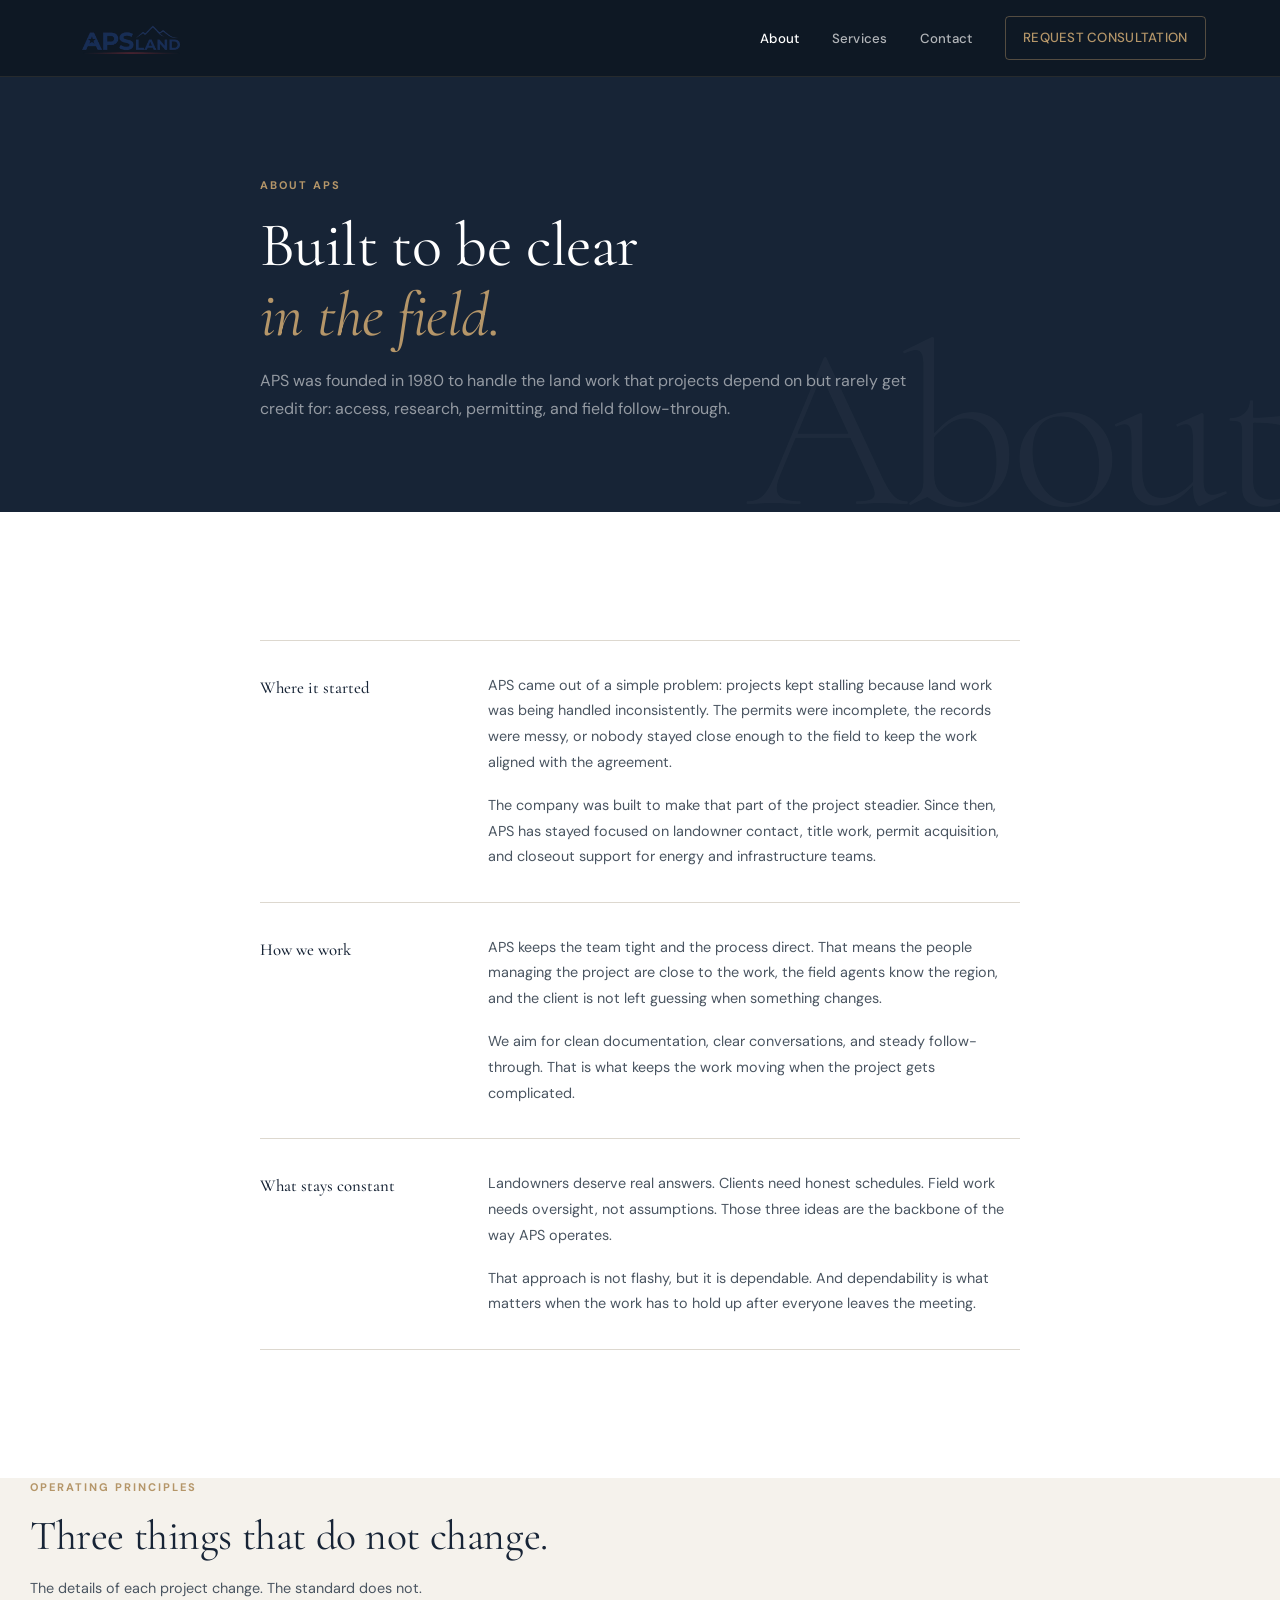
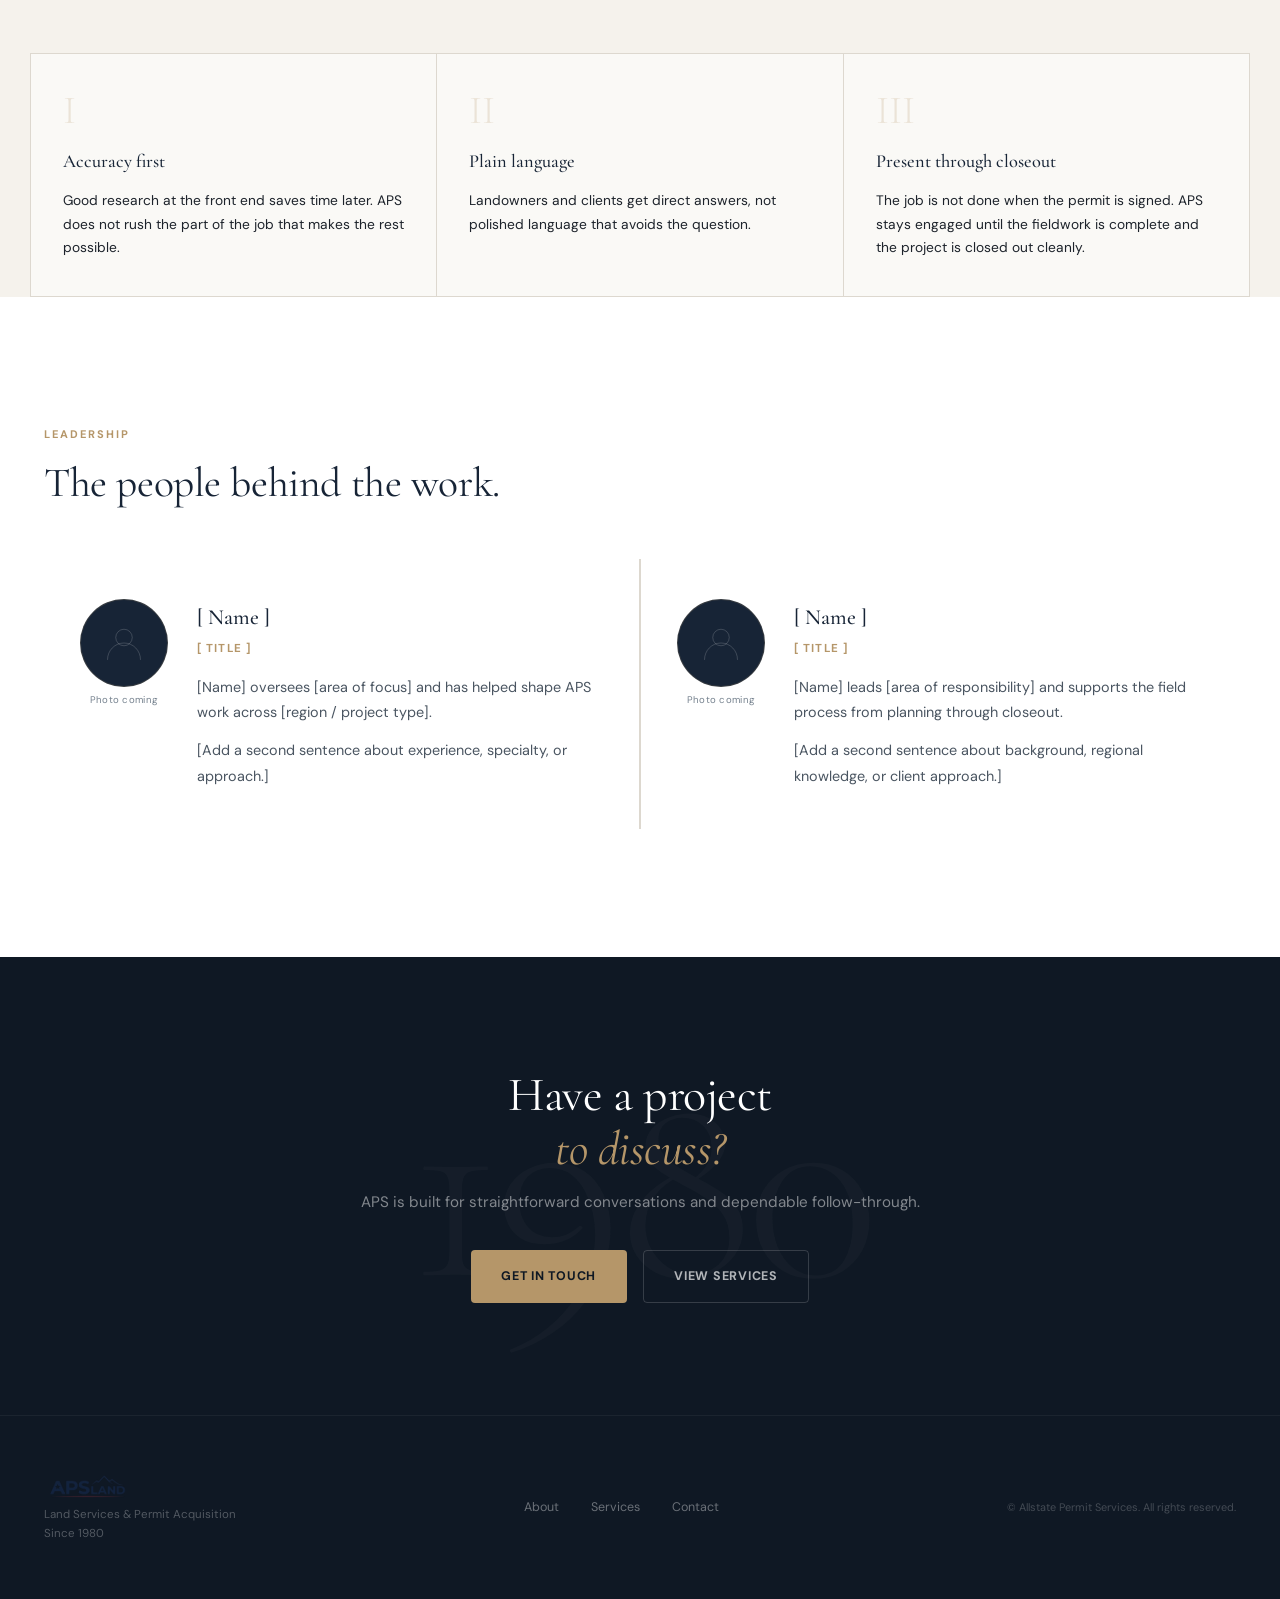
<file: about.html>
<!DOCTYPE html>
<html lang="en">
<head>
<meta charset="UTF-8" />
<meta name="viewport" content="width=device-width, initial-scale=1.0" />
<title>About APS — Allstate Permit Services</title>
<link rel="stylesheet" href="style.css" />
<link rel="preconnect" href="https://fonts.googleapis.com" />
<link rel="preconnect" href="https://fonts.gstatic.com" crossorigin />
<link href="https://fonts.googleapis.com/css2?family=Cormorant+Garamond:ital,wght@0,300;0,400;0,500;0,600;1,300;1,400;1,500&family=DM+Sans:wght@300;400;500;600;700&display=swap" rel="stylesheet" />
</head>
<body>
<header class="nav-wrap nav-scrolled" id="site-nav">
  <nav class="nav-inner">
    <a href="index.html" class="nav-logo" aria-label="APS Home">
      <img src="logo.png" alt="Allstate Permit Services" class="logo-img" />
    </a>
    <ul class="nav-links" id="nav-links">
      <li><a href="about.html" class="nav-active">About</a></li>
      <li><a href="services.html">Services</a></li>
      <li><a href="contact.html">Contact</a></li>
      <li class="nav-cta-item"><a href="contact.html" class="btn-nav-cta">Request Consultation</a></li>
    </ul>
    <button class="nav-toggle" id="nav-toggle" aria-label="Open menu" aria-expanded="false"><span></span><span></span><span></span></button>
  </nav>
</header>

<section class="page-header" data-watermark="About">
  <div class="page-header-inner">
    <span class="eyebrow">About APS</span>
    <h1 class="page-title">
      Built to be clear<br />
      <em>in the field.</em>
    </h1>
    <p class="page-intro">
      APS was founded in 1980 to handle the land work that projects depend on but rarely get credit for: access, research, permitting, and field follow-through.
    </p>
  </div>
</section>

<section class="about-story" aria-label="Company story">
  <div class="story-blocks">
    <div class="story-block">
      <h2 class="story-heading">Where it started</h2>
      <div class="story-text">
        <p>APS came out of a simple problem: projects kept stalling because land work was being handled inconsistently. The permits were incomplete, the records were messy, or nobody stayed close enough to the field to keep the work aligned with the agreement.</p>
        <p>The company was built to make that part of the project steadier. Since then, APS has stayed focused on landowner contact, title work, permit acquisition, and closeout support for energy and infrastructure teams.</p>
      </div>
    </div>

    <div class="story-block">
      <h2 class="story-heading">How we work</h2>
      <div class="story-text">
        <p>APS keeps the team tight and the process direct. That means the people managing the project are close to the work, the field agents know the region, and the client is not left guessing when something changes.</p>
        <p>We aim for clean documentation, clear conversations, and steady follow-through. That is what keeps the work moving when the project gets complicated.</p>
      </div>
    </div>

    <div class="story-block">
      <h2 class="story-heading">What stays constant</h2>
      <div class="story-text">
        <p>Landowners deserve real answers. Clients need honest schedules. Field work needs oversight, not assumptions. Those three ideas are the backbone of the way APS operates.</p>
        <p>That approach is not flashy, but it is dependable. And dependability is what matters when the work has to hold up after everyone leaves the meeting.</p>
      </div>
    </div>
  </div>
</section>

<section class="principles-section" aria-labelledby="principles-heading">
  <div class="principles-inner">
    <div class="principles-header">
      <span class="eyebrow">Operating principles</span>
      <h2 class="principles-title" id="principles-heading">Three things that do not change.</h2>
      <p class="principles-sub">The details of each project change. The standard does not.</p>
    </div>

    <div class="principles-grid">
      <div class="principle-item">
        <span class="principle-num">I</span>
        <h3 class="principle-title">Accuracy first</h3>
        <p class="principle-desc">Good research at the front end saves time later. APS does not rush the part of the job that makes the rest possible.</p>
      </div>
      <div class="principle-item">
        <span class="principle-num">II</span>
        <h3 class="principle-title">Plain language</h3>
        <p class="principle-desc">Landowners and clients get direct answers, not polished language that avoids the question.</p>
      </div>
      <div class="principle-item">
        <span class="principle-num">III</span>
        <h3 class="principle-title">Present through closeout</h3>
        <p class="principle-desc">The job is not done when the permit is signed. APS stays engaged until the fieldwork is complete and the project is closed out cleanly.</p>
      </div>
    </div>
  </div>
</section>

<section class="leadership-section" aria-labelledby="leadership-heading">
  <div class="leadership-inner">
    <div class="leadership-header">
      <span class="eyebrow">Leadership</span>
      <h2 class="leadership-title" id="leadership-heading">The people behind the work.</h2>
    </div>

    <div class="leadership-grid">
      <div class="leader-card">
        <div class="leader-photo-slot" aria-label="Photo placeholder">
          <svg viewBox="0 0 64 64" fill="none" xmlns="http://www.w3.org/2000/svg" aria-hidden="true">
            <circle cx="32" cy="24" r="12" stroke="currentColor" stroke-width="1.25" />
            <path d="M8 56c0-13.255 10.745-24 24-24s24 10.745 24 24" stroke="currentColor" stroke-width="1.25" stroke-linecap="round" />
          </svg>
          <span class="photo-note">Photo coming</span>
        </div>
        <div class="leader-info">
          <h3 class="leader-name">[ Name ]</h3>
          <p class="leader-role">[ Title ]</p>
          <div class="leader-bio">
            <p>[Name] oversees [area of focus] and has helped shape APS work across [region / project type].</p>
            <p>[Add a second sentence about experience, specialty, or approach.]</p>
          </div>
        </div>
      </div>

      <div class="leader-card">
        <div class="leader-photo-slot" aria-label="Photo placeholder">
          <svg viewBox="0 0 64 64" fill="none" xmlns="http://www.w3.org/2000/svg" aria-hidden="true">
            <circle cx="32" cy="24" r="12" stroke="currentColor" stroke-width="1.25" />
            <path d="M8 56c0-13.255 10.745-24 24-24s24 10.745 24 24" stroke="currentColor" stroke-width="1.25" stroke-linecap="round" />
          </svg>
          <span class="photo-note">Photo coming</span>
        </div>
        <div class="leader-info">
          <h3 class="leader-name">[ Name ]</h3>
          <p class="leader-role">[ Title ]</p>
          <div class="leader-bio">
            <p>[Name] leads [area of responsibility] and supports the field process from planning through closeout.</p>
            <p>[Add a second sentence about background, regional knowledge, or client approach.]</p>
          </div>
        </div>
      </div>
    </div>
  </div>
</section>

<section class="cta-band" aria-label="Contact APS">
  <div class="container-narrow">
    <h2 class="cta-headline">Have a project<br /><em>to discuss?</em></h2>
    <p class="cta-sub">APS is built for straightforward conversations and dependable follow-through.</p>
    <div class="cta-actions">
      <a href="contact.html" class="btn-primary">Get in Touch</a>
      <a href="services.html" class="btn-ghost">View Services</a>
    </div>
  </div>
</section>

<footer class="site-footer">
  <div class="footer-inner">
    <div class="footer-brand">
      <img src="logo.png" alt="Allstate Permit Services" class="footer-logo" />
      <p class="footer-tagline">Land Services &amp; Permit Acquisition<br />Since 1980</p>
    </div>
    <nav class="footer-nav" aria-label="Footer navigation">
      <a href="about.html">About</a>
      <a href="services.html">Services</a>
      <a href="contact.html">Contact</a>
    </nav>
    <p class="footer-legal">© Allstate Permit Services. All rights reserved.</p>
  </div>
</footer>

<script src="main.js"></script>
</body>
</html>
</file>
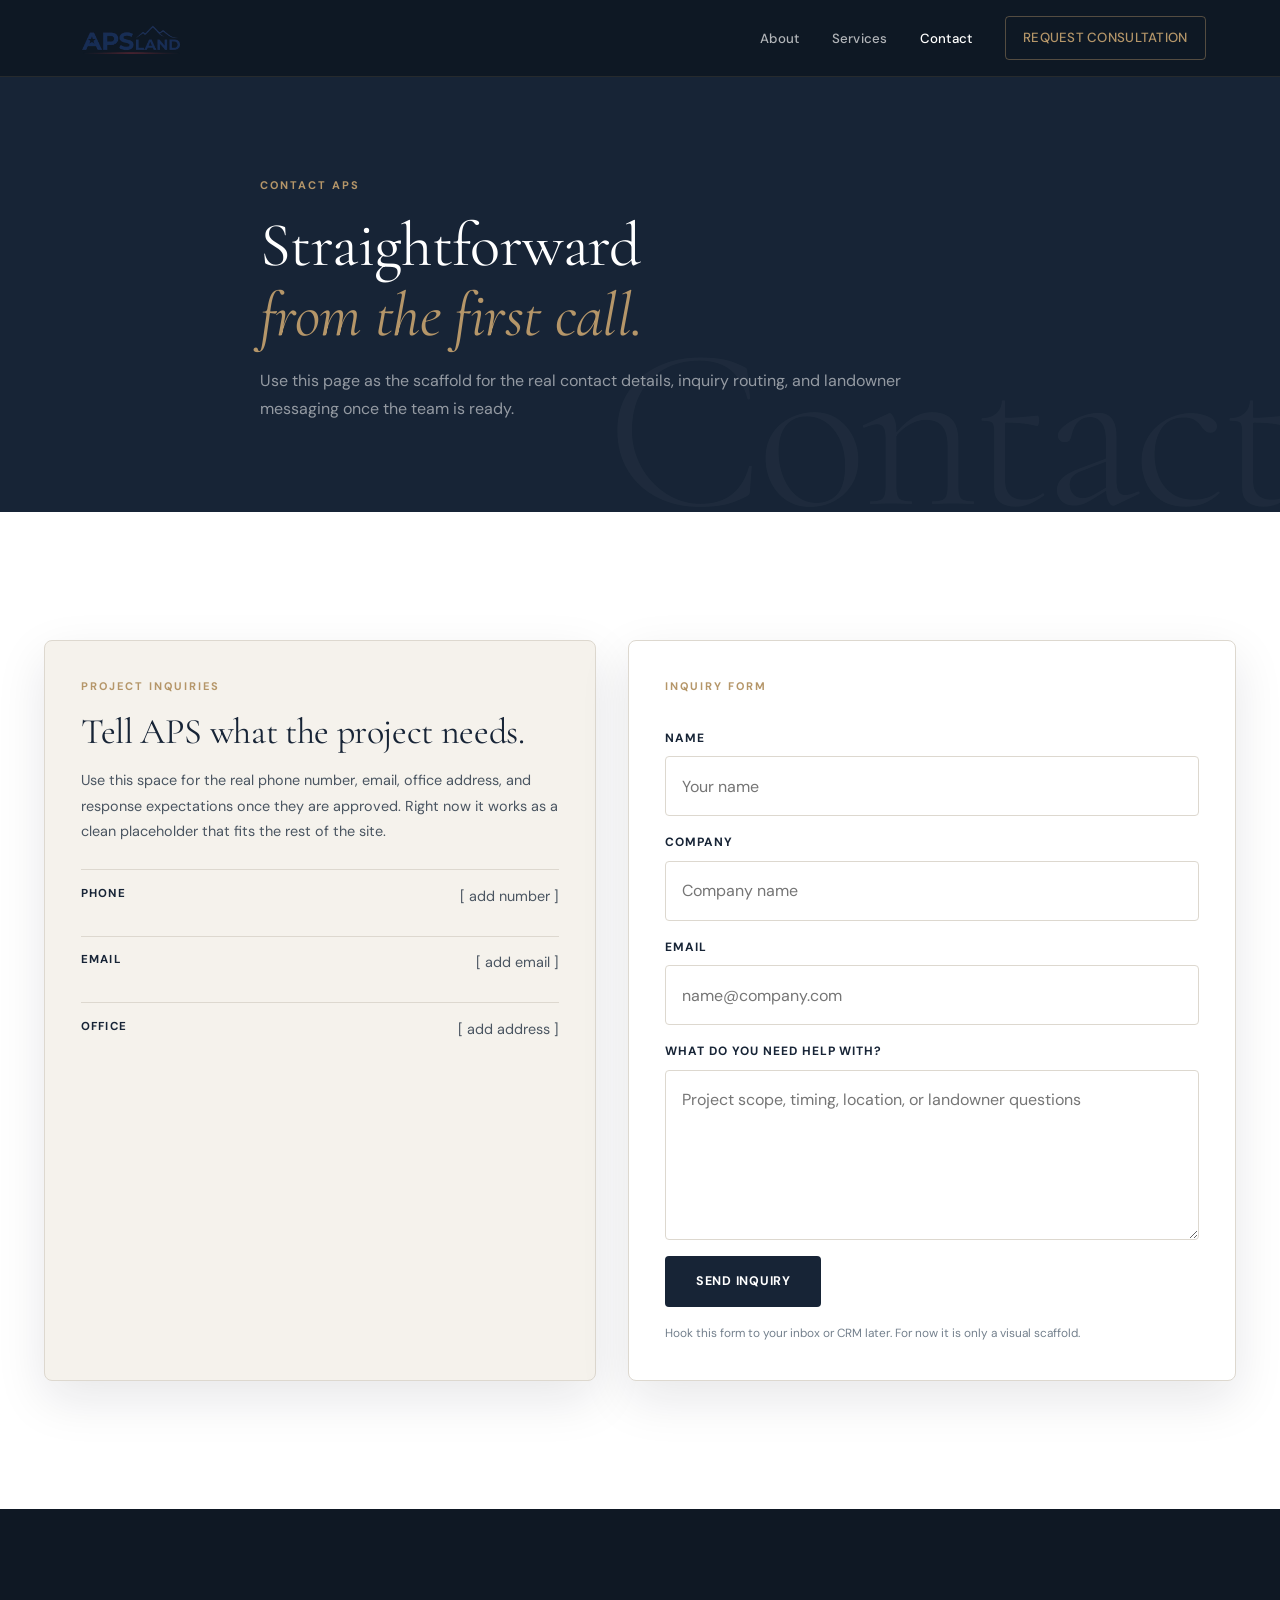
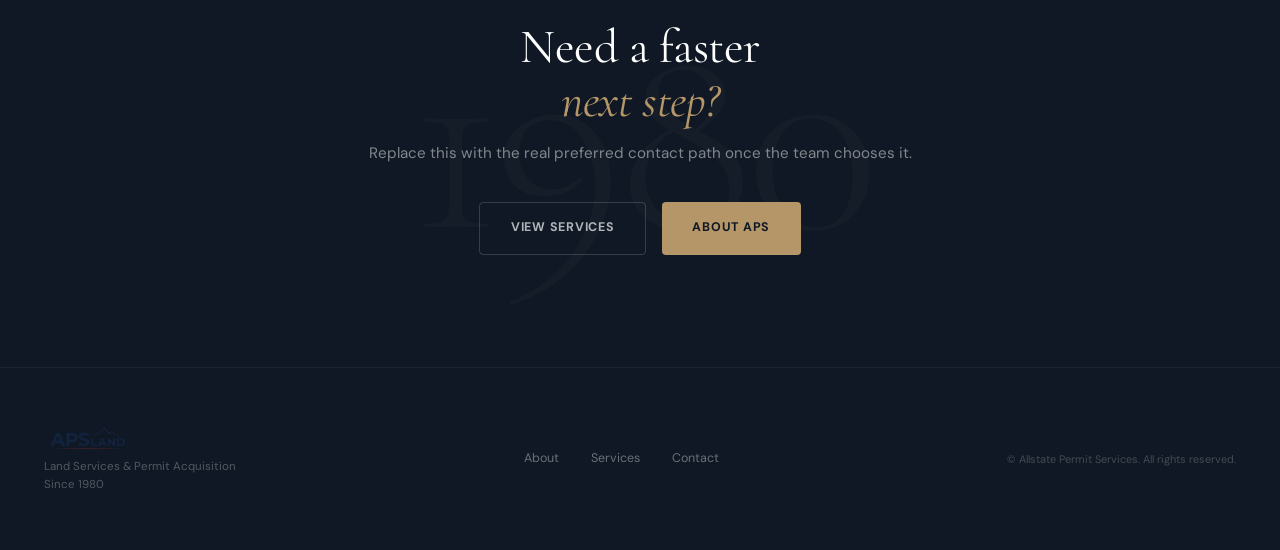
<file: contact.html>
<!DOCTYPE html>
<html lang="en">
<head>
<meta charset="UTF-8" />
<meta name="viewport" content="width=device-width, initial-scale=1.0" />
<title>Contact — Allstate Permit Services</title>
<link rel="stylesheet" href="style.css" />
<link rel="preconnect" href="https://fonts.googleapis.com" />
<link rel="preconnect" href="https://fonts.gstatic.com" crossorigin />
<link href="https://fonts.googleapis.com/css2?family=Cormorant+Garamond:ital,wght@0,300;0,400;0,500;0,600;1,300;1,400;1,500&family=DM+Sans:wght@300;400;500;600;700&display=swap" rel="stylesheet" />
</head>
<body>
<header class="nav-wrap nav-scrolled" id="site-nav">
  <nav class="nav-inner">
    <a href="index.html" class="nav-logo" aria-label="APS Home">
      <img src="logo.png" alt="Allstate Permit Services" class="logo-img" />
    </a>
    <ul class="nav-links" id="nav-links">
      <li><a href="about.html">About</a></li>
      <li><a href="services.html">Services</a></li>
      <li><a href="contact.html" class="nav-active">Contact</a></li>
      <li class="nav-cta-item"><a href="contact.html" class="btn-nav-cta">Request Consultation</a></li>
    </ul>
    <button class="nav-toggle" id="nav-toggle" aria-label="Open menu" aria-expanded="false"><span></span><span></span><span></span></button>
  </nav>
</header>

<section class="page-header" data-watermark="Contact">
  <div class="page-header-inner">
    <span class="eyebrow">Contact APS</span>
    <h1 class="page-title">
      Straightforward<br />
      <em>from the first call.</em>
    </h1>
    <p class="page-intro">
      Use this page as the scaffold for the real contact details, inquiry routing, and landowner messaging once the team is ready.
    </p>
  </div>
</section>

<section class="contact-section">
  <div class="contact-inner">
    <div class="contact-card contact-copy">
      <span class="eyebrow">Project inquiries</span>
      <h2 class="contact-title">Tell APS what the project needs.</h2>
      <p class="contact-text">Use this space for the real phone number, email, office address, and response expectations once they are approved. Right now it works as a clean placeholder that fits the rest of the site.</p>
      <div class="contact-points">
        <div class="contact-point"><span class="contact-point-label">Phone</span><span class="contact-point-value">[ add number ]</span></div>
        <div class="contact-point"><span class="contact-point-label">Email</span><span class="contact-point-value">[ add email ]</span></div>
        <div class="contact-point"><span class="contact-point-label">Office</span><span class="contact-point-value">[ add address ]</span></div>
      </div>
    </div>

    <form class="contact-card contact-form">
      <span class="eyebrow">Inquiry form</span>
      <label>
        <span>Name</span>
        <input type="text" placeholder="Your name" />
      </label>
      <label>
        <span>Company</span>
        <input type="text" placeholder="Company name" />
      </label>
      <label>
        <span>Email</span>
        <input type="email" placeholder="name@company.com" />
      </label>
      <label>
        <span>What do you need help with?</span>
        <textarea rows="5" placeholder="Project scope, timing, location, or landowner questions"></textarea>
      </label>
      <button type="button" class="btn-primary">Send inquiry</button>
      <p class="form-note">Hook this form to your inbox or CRM later. For now it is only a visual scaffold.</p>
    </form>
  </div>
</section>

<section class="cta-band" aria-label="Contact APS">
  <div class="container-narrow">
    <h2 class="cta-headline">Need a faster<br /><em>next step?</em></h2>
    <p class="cta-sub">Replace this with the real preferred contact path once the team chooses it.</p>
    <div class="cta-actions">
      <a href="services.html" class="btn-ghost">View Services</a>
      <a href="about.html" class="btn-primary">About APS</a>
    </div>
  </div>
</section>

<footer class="site-footer">
  <div class="footer-inner">
    <div class="footer-brand">
      <img src="logo.png" alt="Allstate Permit Services" class="footer-logo" />
      <p class="footer-tagline">Land Services &amp; Permit Acquisition<br />Since 1980</p>
    </div>
    <nav class="footer-nav" aria-label="Footer navigation">
      <a href="about.html">About</a>
      <a href="services.html">Services</a>
      <a href="contact.html">Contact</a>
    </nav>
    <p class="footer-legal">© Allstate Permit Services. All rights reserved.</p>
  </div>
</footer>

<script src="main.js"></script>
</body>
</html>
</file>
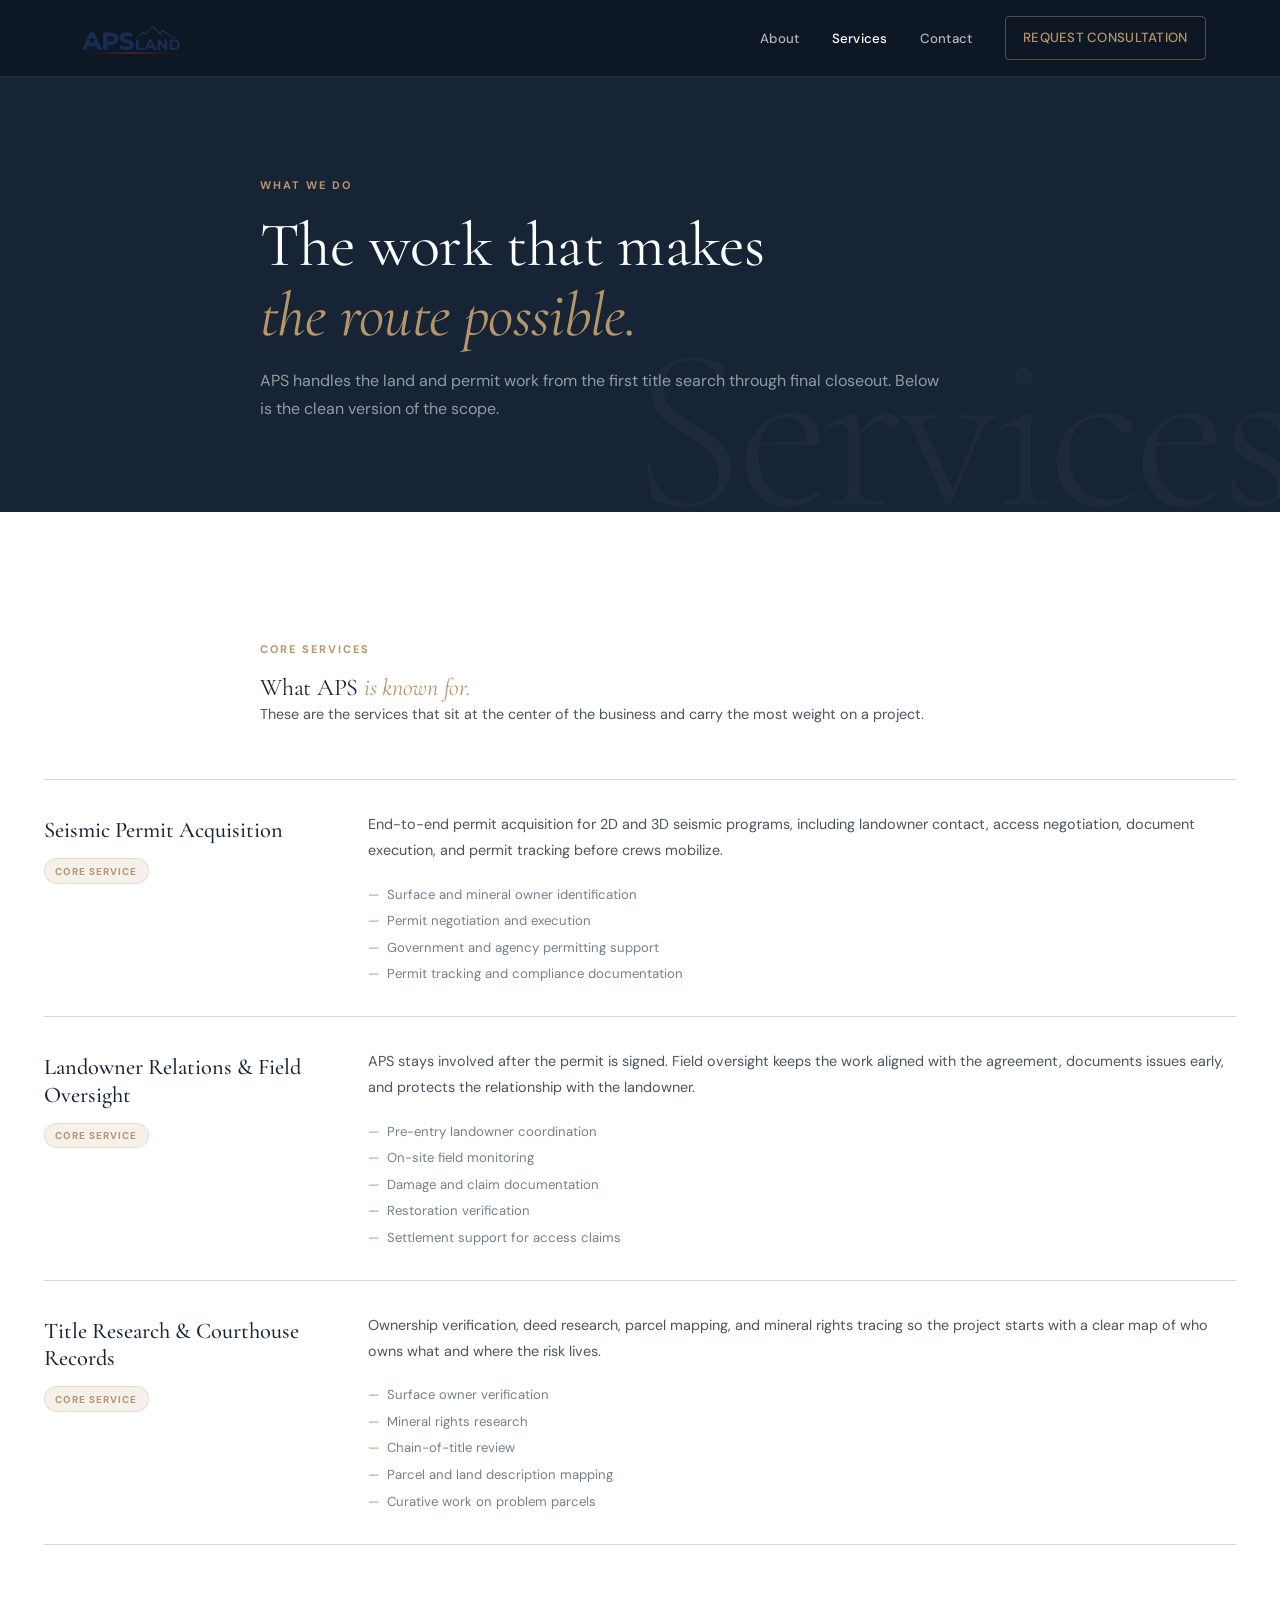
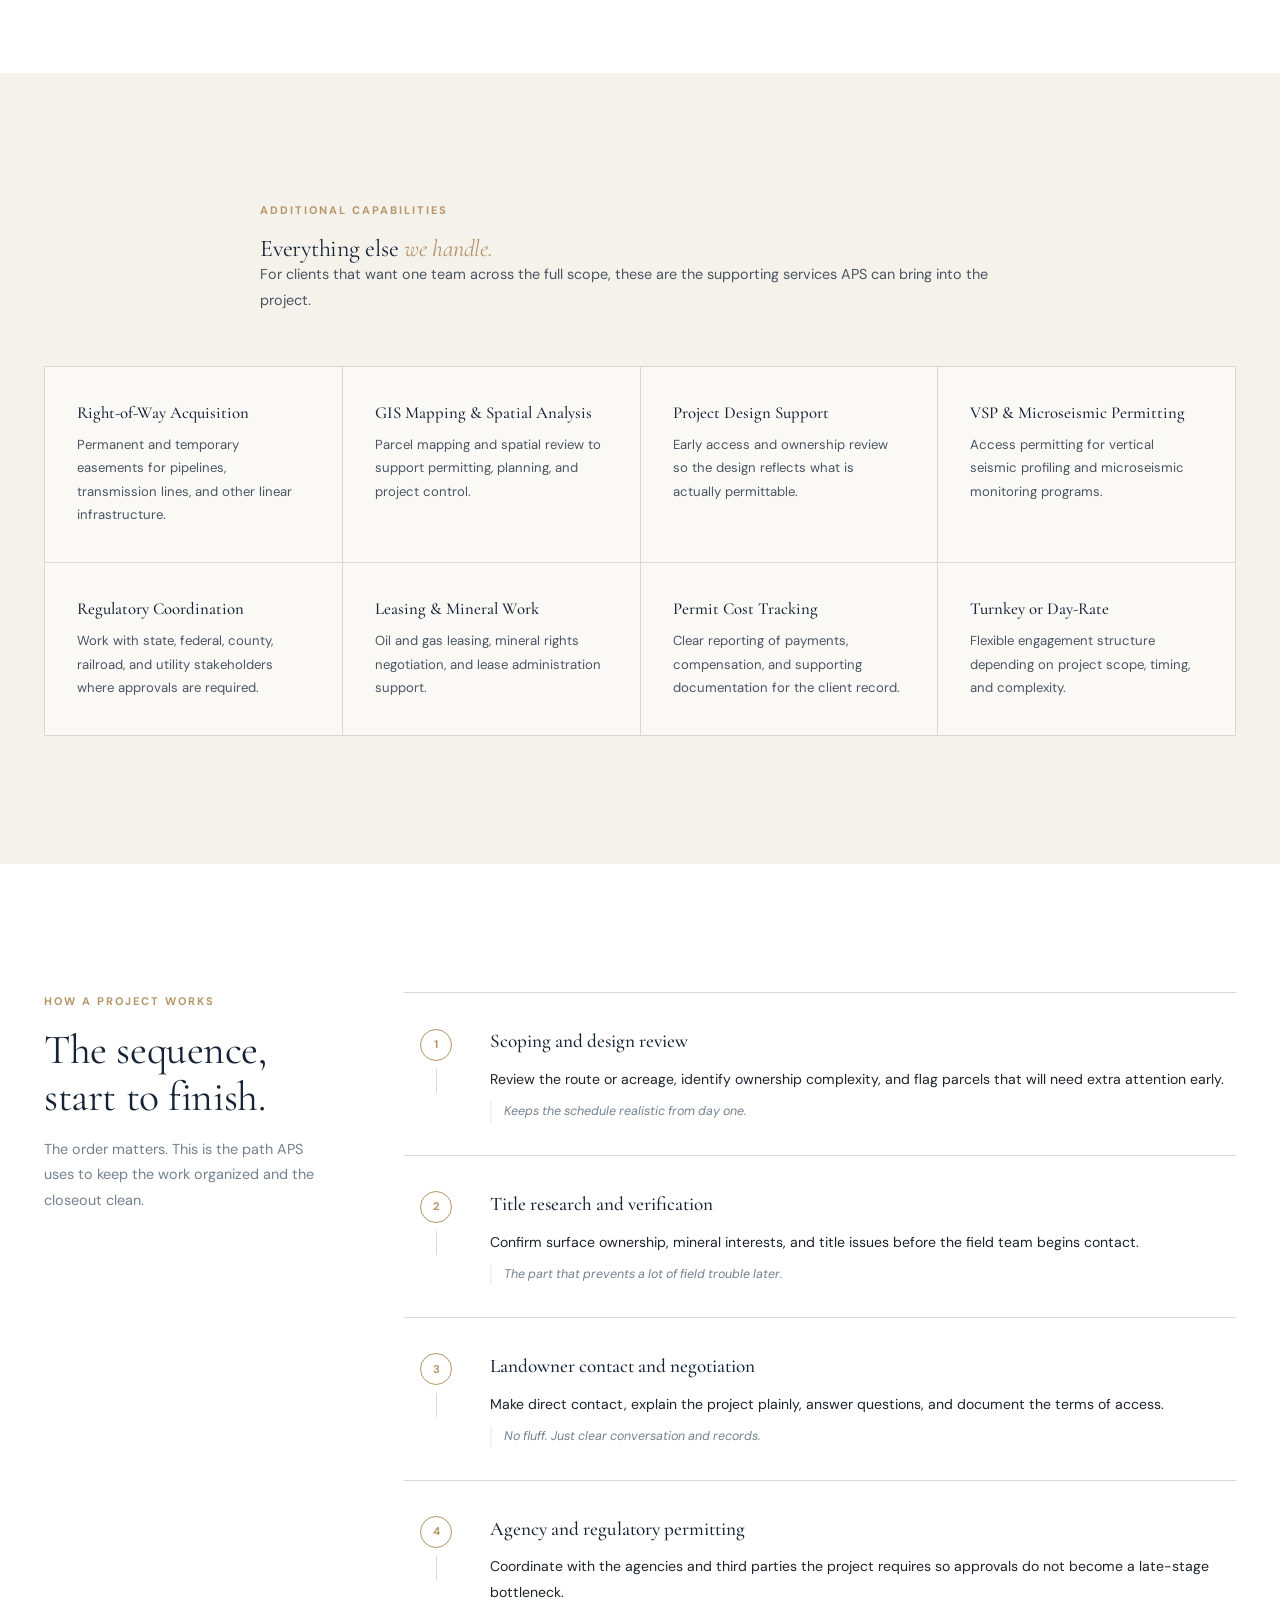
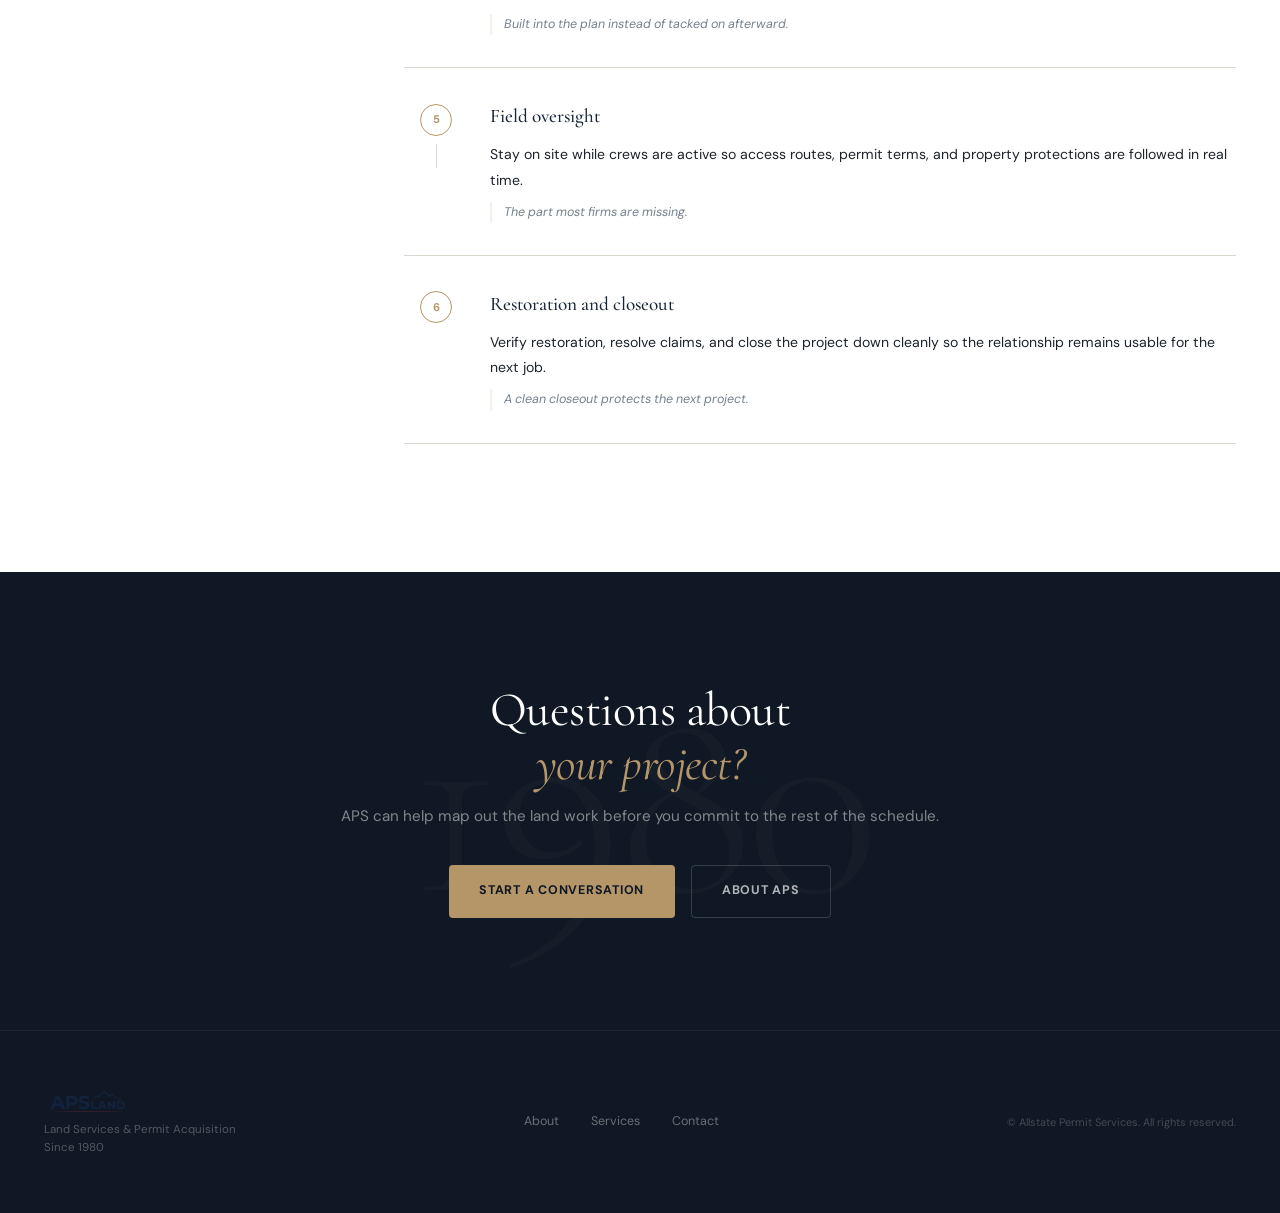
<file: services.html>
<!DOCTYPE html>
<html lang="en">
<head>
<meta charset="UTF-8" />
<meta name="viewport" content="width=device-width, initial-scale=1.0" />
<title>Services — Allstate Permit Services</title>
<link rel="stylesheet" href="style.css" />
<link rel="preconnect" href="https://fonts.googleapis.com" />
<link rel="preconnect" href="https://fonts.gstatic.com" crossorigin />
<link href="https://fonts.googleapis.com/css2?family=Cormorant+Garamond:ital,wght@0,300;0,400;0,500;0,600;1,300;1,400;1,500&family=DM+Sans:wght@300;400;500;600;700&display=swap" rel="stylesheet" />
</head>
<body>
<header class="nav-wrap nav-scrolled" id="site-nav">
  <nav class="nav-inner">
    <a href="index.html" class="nav-logo" aria-label="APS Home">
      <img src="logo.png" alt="Allstate Permit Services" class="logo-img" />
    </a>
    <ul class="nav-links" id="nav-links">
      <li><a href="about.html">About</a></li>
      <li><a href="services.html" class="nav-active">Services</a></li>
      <li><a href="contact.html">Contact</a></li>
      <li class="nav-cta-item"><a href="contact.html" class="btn-nav-cta">Request Consultation</a></li>
    </ul>
    <button class="nav-toggle" id="nav-toggle" aria-label="Open menu" aria-expanded="false"><span></span><span></span><span></span></button>
  </nav>
</header>

<section class="page-header" data-watermark="Services">
  <div class="page-header-inner">
    <span class="eyebrow">What we do</span>
    <h1 class="page-title">
      The work that makes<br />
      <em>the route possible.</em>
    </h1>
    <p class="page-intro">
      APS handles the land and permit work from the first title search through final closeout. Below is the clean version of the scope.
    </p>
  </div>
</section>

<section class="primary-services" id="permitting" aria-labelledby="primary-heading">
  <div class="primary-services-inner">
    <div class="section-header">
      <span class="eyebrow">Core services</span>
      <h2 class="section-title" id="primary-heading">What APS <em>is known for.</em></h2>
      <p class="section-intro">These are the services that sit at the center of the business and carry the most weight on a project.</p>
    </div>

    <div class="primary-services-list">
      <div class="primary-service" id="permitting-detail">
        <div class="primary-service-label-col">
          <h3 class="primary-service-name">Seismic Permit Acquisition</h3>
          <span class="primary-badge">Core service</span>
        </div>
        <div class="primary-service-body">
          <p class="primary-service-desc">End-to-end permit acquisition for 2D and 3D seismic programs, including landowner contact, access negotiation, document execution, and permit tracking before crews mobilize.</p>
          <ul class="service-details">
            <li>Surface and mineral owner identification</li>
            <li>Permit negotiation and execution</li>
            <li>Government and agency permitting support</li>
            <li>Permit tracking and compliance documentation</li>
          </ul>
        </div>
      </div>

      <div class="primary-service" id="oversight">
        <div class="primary-service-label-col">
          <h3 class="primary-service-name">Landowner Relations &amp; Field Oversight</h3>
          <span class="primary-badge">Core service</span>
        </div>
        <div class="primary-service-body">
          <p class="primary-service-desc">APS stays involved after the permit is signed. Field oversight keeps the work aligned with the agreement, documents issues early, and protects the relationship with the landowner.</p>
          <ul class="service-details">
            <li>Pre-entry landowner coordination</li>
            <li>On-site field monitoring</li>
            <li>Damage and claim documentation</li>
            <li>Restoration verification</li>
            <li>Settlement support for access claims</li>
          </ul>
        </div>
      </div>

      <div class="primary-service" id="research">
        <div class="primary-service-label-col">
          <h3 class="primary-service-name">Title Research &amp; Courthouse Records</h3>
          <span class="primary-badge">Core service</span>
        </div>
        <div class="primary-service-body">
          <p class="primary-service-desc">Ownership verification, deed research, parcel mapping, and mineral rights tracing so the project starts with a clear map of who owns what and where the risk lives.</p>
          <ul class="service-details">
            <li>Surface owner verification</li>
            <li>Mineral rights research</li>
            <li>Chain-of-title review</li>
            <li>Parcel and land description mapping</li>
            <li>Curative work on problem parcels</li>
          </ul>
        </div>
      </div>
    </div>
  </div>
</section>

<section class="full-capabilities" aria-labelledby="capabilities-heading">
  <div class="full-capabilities-inner">
    <div class="section-header">
      <span class="eyebrow">Additional capabilities</span>
      <h2 class="section-title" id="capabilities-heading">Everything else <em>we handle.</em></h2>
      <p class="section-intro">For clients that want one team across the full scope, these are the supporting services APS can bring into the project.</p>
    </div>

    <div class="capabilities-grid">
      <div class="capability-item"><h4 class="cap-name">Right-of-Way Acquisition</h4><p class="cap-desc">Permanent and temporary easements for pipelines, transmission lines, and other linear infrastructure.</p></div>
      <div class="capability-item"><h4 class="cap-name">GIS Mapping &amp; Spatial Analysis</h4><p class="cap-desc">Parcel mapping and spatial review to support permitting, planning, and project control.</p></div>
      <div class="capability-item"><h4 class="cap-name">Project Design Support</h4><p class="cap-desc">Early access and ownership review so the design reflects what is actually permittable.</p></div>
      <div class="capability-item"><h4 class="cap-name">VSP &amp; Microseismic Permitting</h4><p class="cap-desc">Access permitting for vertical seismic profiling and microseismic monitoring programs.</p></div>
      <div class="capability-item"><h4 class="cap-name">Regulatory Coordination</h4><p class="cap-desc">Work with state, federal, county, railroad, and utility stakeholders where approvals are required.</p></div>
      <div class="capability-item"><h4 class="cap-name">Leasing &amp; Mineral Work</h4><p class="cap-desc">Oil and gas leasing, mineral rights negotiation, and lease administration support.</p></div>
      <div class="capability-item"><h4 class="cap-name">Permit Cost Tracking</h4><p class="cap-desc">Clear reporting of payments, compensation, and supporting documentation for the client record.</p></div>
      <div class="capability-item"><h4 class="cap-name">Turnkey or Day-Rate</h4><p class="cap-desc">Flexible engagement structure depending on project scope, timing, and complexity.</p></div>
    </div>
  </div>
</section>

<section class="process-full" id="process" aria-labelledby="process-full-heading">
  <div class="process-full-inner">
    <div class="process-sticky">
      <span class="eyebrow">How a project works</span>
      <h2 class="process-full-title" id="process-full-heading">The sequence, start to finish.</h2>
      <p class="process-full-intro">The order matters. This is the path APS uses to keep the work organized and the closeout clean.</p>
    </div>

    <div class="process-timeline">
      <div class="timeline-step">
        <div class="timeline-marker"><span class="timeline-num">1</span><div class="timeline-line" aria-hidden="true"></div></div>
        <div class="timeline-content"><h3 class="timeline-title">Scoping and design review</h3><p class="timeline-desc">Review the route or acreage, identify ownership complexity, and flag parcels that will need extra attention early.</p><p class="timeline-note">Keeps the schedule realistic from day one.</p></div>
      </div>

      <div class="timeline-step">
        <div class="timeline-marker"><span class="timeline-num">2</span><div class="timeline-line" aria-hidden="true"></div></div>
        <div class="timeline-content"><h3 class="timeline-title">Title research and verification</h3><p class="timeline-desc">Confirm surface ownership, mineral interests, and title issues before the field team begins contact.</p><p class="timeline-note">The part that prevents a lot of field trouble later.</p></div>
      </div>

      <div class="timeline-step">
        <div class="timeline-marker"><span class="timeline-num">3</span><div class="timeline-line" aria-hidden="true"></div></div>
        <div class="timeline-content"><h3 class="timeline-title">Landowner contact and negotiation</h3><p class="timeline-desc">Make direct contact, explain the project plainly, answer questions, and document the terms of access.</p><p class="timeline-note">No fluff. Just clear conversation and records.</p></div>
      </div>

      <div class="timeline-step">
        <div class="timeline-marker"><span class="timeline-num">4</span><div class="timeline-line" aria-hidden="true"></div></div>
        <div class="timeline-content"><h3 class="timeline-title">Agency and regulatory permitting</h3><p class="timeline-desc">Coordinate with the agencies and third parties the project requires so approvals do not become a late-stage bottleneck.</p><p class="timeline-note">Built into the plan instead of tacked on afterward.</p></div>
      </div>

      <div class="timeline-step">
        <div class="timeline-marker"><span class="timeline-num">5</span><div class="timeline-line" aria-hidden="true"></div></div>
        <div class="timeline-content"><h3 class="timeline-title">Field oversight</h3><p class="timeline-desc">Stay on site while crews are active so access routes, permit terms, and property protections are followed in real time.</p><p class="timeline-note">The part most firms are missing.</p></div>
      </div>

      <div class="timeline-step">
        <div class="timeline-marker"><span class="timeline-num">6</span></div>
        <div class="timeline-content"><h3 class="timeline-title">Restoration and closeout</h3><p class="timeline-desc">Verify restoration, resolve claims, and close the project down cleanly so the relationship remains usable for the next job.</p><p class="timeline-note">A clean closeout protects the next project.</p></div>
      </div>
    </div>
  </div>
</section>

<section class="cta-band" aria-label="Contact APS">
  <div class="container-narrow">
    <h2 class="cta-headline">Questions about<br /><em>your project?</em></h2>
    <p class="cta-sub">APS can help map out the land work before you commit to the rest of the schedule.</p>
    <div class="cta-actions">
      <a href="contact.html" class="btn-primary">Start a Conversation</a>
      <a href="about.html" class="btn-ghost">About APS</a>
    </div>
  </div>
</section>

<footer class="site-footer">
  <div class="footer-inner">
    <div class="footer-brand">
      <img src="logo.png" alt="Allstate Permit Services" class="footer-logo" />
      <p class="footer-tagline">Land Services &amp; Permit Acquisition<br />Since 1980</p>
    </div>
    <nav class="footer-nav" aria-label="Footer navigation">
      <a href="about.html">About</a>
      <a href="services.html">Services</a>
      <a href="contact.html">Contact</a>
    </nav>
    <p class="footer-legal">© Allstate Permit Services. All rights reserved.</p>
  </div>
</footer>

<script src="main.js"></script>
</body>
</html>
</file>
<file: style.css>
*, *::before, *::after { box-sizing: border-box; margin: 0; padding: 0; }

:root {
  --navy: #172436;
  --navy-mid: #20324a;
  --navy-deep: #0f1824;
  --brass: #b59669;
  --brass-light: #ceb28c;
  --brass-dim: rgba(181, 150, 105, 0.14);
  --cream: #f5f2ec;
  --cream-dark: #ebe6de;
  --white: #ffffff;
  --text: #1d232b;
  --text-mid: #4a5561;
  --text-muted: #74808d;
  --rule: #ddd8cf;
  --rule-dark: rgba(255,255,255,0.08);
  --shadow: 0 18px 50px rgba(15, 24, 36, 0.1);
  --font-display: 'Cormorant Garamond', Georgia, serif;
  --font-body: 'DM Sans', system-ui, sans-serif;
  --max-w: 1220px;
  --max-w-narrow: 760px;
  --gutter: clamp(1.25rem, 4vw, 2.75rem);
  --radius: 4px;
  --radius-lg: 8px;
  --transition: 0.22s cubic-bezier(0.25, 0.1, 0.25, 1);
}

html { scroll-behavior: smooth; }
body {
  font-family: var(--font-body);
  color: var(--text);
  background: var(--white);
  font-size: 1rem;
  line-height: 1.72;
  -webkit-font-smoothing: antialiased;
  -moz-osx-font-smoothing: grayscale;
}
img { display: block; max-width: 100%; }
a { color: inherit; text-decoration: none; }
button, input, textarea { font: inherit; }
textarea { resize: vertical; }

.container, .container-narrow {
  margin: 0 auto;
  padding: 0 var(--gutter);
}
.container { max-width: var(--max-w); }
.container-narrow { max-width: var(--max-w-narrow); }
.eyebrow {
  display: block;
  margin-bottom: 1rem;
  color: var(--brass);
  font-size: 0.69rem;
  font-weight: 700;
  letter-spacing: 0.18em;
  text-transform: uppercase;
}

.nav-wrap {
  position: fixed;
  inset: 0 0 auto 0;
  z-index: 100;
  border-bottom: 1px solid transparent;
  transition: background var(--transition), border-color var(--transition);
}
.nav-wrap.nav-scrolled {
  background: rgba(15, 24, 36, 0.96);
  backdrop-filter: blur(12px);
  -webkit-backdrop-filter: blur(12px);
  border-bottom-color: rgba(181, 150, 105, 0.14);
}
.nav-inner {
  max-width: var(--max-w);
  margin: 0 auto;
  padding: 0 var(--gutter);
  height: 76px;
  display: flex;
  align-items: center;
  justify-content: space-between;
  gap: 1.75rem;
}
.logo-img { height: 34px; width: auto; }
.nav-links {
  list-style: none;
  display: flex;
  align-items: center;
  gap: 2rem;
}
.nav-links a {
  color: rgba(255,255,255,0.68);
  font-size: 0.83rem;
  font-weight: 500;
  letter-spacing: 0.02em;
  transition: color var(--transition);
}
.nav-links a:hover, .nav-links a.nav-active { color: var(--white); }
.btn-nav-cta, .btn-primary, .btn-ghost, .btn-hero-primary {
  display: inline-flex;
  align-items: center;
  justify-content: center;
  gap: 0.5rem;
  border-radius: var(--radius);
  text-transform: uppercase;
  letter-spacing: 0.06em;
  font-size: 0.78rem;
  font-weight: 700;
}
.btn-nav-cta {
  padding: 0.58rem 1.1rem;
  border: 1px solid rgba(181, 150, 105, 0.42);
  color: var(--brass) !important;
  transition: background var(--transition), color var(--transition), border-color var(--transition);
}
.btn-nav-cta:hover { background: var(--brass); color: var(--navy-deep) !important; border-color: var(--brass); }
.nav-toggle { display: none; background: none; border: 0; padding: 4px; cursor: pointer; flex-direction: column; gap: 5px; }
.nav-toggle span { width: 22px; height: 1.5px; border-radius: 99px; background: var(--white); display: block; }

.hero {
  position: relative;
  min-height: 100svh;
  max-height: 940px;
  height: 100svh;
  overflow: hidden;
  background: var(--navy-deep);
}
.hero-video { position: absolute; inset: 0; width: 100%; height: 100%; object-fit: cover; opacity: 0.38; transform: scale(1.02); }
.hero-vignette {
  position: absolute;
  inset: 0;
  z-index: 2;
  pointer-events: none;
  background:
    linear-gradient(to bottom, rgba(15,24,36,0.6), transparent 30%),
    linear-gradient(to top, rgba(15,24,36,0.94), transparent 58%),
    linear-gradient(to right, rgba(15,24,36,0.42), transparent 52%);
}
.hero-content {
  position: absolute;
  inset: 0;
  z-index: 3;
  max-width: calc(var(--max-w) + var(--gutter) * 2);
  margin: 0 auto;
  padding: clamp(3rem, 8vw, 5.5rem) var(--gutter);
  display: flex;
  flex-direction: column;
  justify-content: flex-end;
}
.hero-headline {
  max-width: 720px;
  margin-bottom: 1.5rem;
  color: var(--white);
  font-family: var(--font-display);
  font-size: clamp(3rem, 7vw, 5.6rem);
  font-weight: 400;
  line-height: 1.03;
  letter-spacing: -0.01em;
}
.hero-headline em { color: var(--brass-light); font-style: italic; }
.hero-sub {
  max-width: 470px;
  margin-bottom: 2rem;
  color: rgba(255,255,255,0.58);
  font-size: clamp(0.96rem, 1.5vw, 1.1rem);
  line-height: 1.68;
}
.hero-actions { display: flex; align-items: center; gap: 1rem; flex-wrap: wrap; }
.btn-hero-primary {
  padding: 0.92rem 1.9rem;
  background: var(--brass);
  color: var(--navy-deep);
  transition: transform var(--transition), background var(--transition);
}
.btn-hero-primary:hover { background: var(--brass-light); transform: translateY(-1px); }
.btn-hero-ghost {
  color: rgba(255,255,255,0.7);
  font-size: 0.82rem;
  font-weight: 500;
  letter-spacing: 0.02em;
}
.btn-hero-ghost::after, .btn-text-link::after { content: '→'; transition: transform var(--transition); }
.btn-hero-ghost:hover, .btn-text-link:hover { color: var(--navy); }
.btn-hero-ghost:hover::after, .btn-text-link:hover::after { transform: translateX(3px); }
.hero-stamp {
  position: absolute;
  right: var(--gutter);
  bottom: clamp(2rem, 5vw, 3.2rem);
  z-index: 3;
  pointer-events: none;
}
.hero-stamp-year {
  color: rgba(255,255,255,0.05);
  font-family: var(--font-display);
  font-size: clamp(4rem, 10vw, 7rem);
  font-weight: 300;
  line-height: 1;
  letter-spacing: -0.03em;
}

.landowner-bar {
  padding: 0.85rem var(--gutter);
  background: var(--navy-mid);
  border-bottom: 1px solid rgba(181,150,105,0.12);
  text-align: center;
}
.landowner-bar p { color: rgba(255,255,255,0.55); font-size: 0.78rem; }
.landowner-bar a { color: var(--brass); text-decoration: underline; text-underline-offset: 3px; }
.landowner-bar a:hover { color: var(--brass-light); }

.mission { padding: clamp(5rem, 10vw, 8rem) var(--gutter); background: var(--white); }
.mission-inner {
  max-width: var(--max-w-narrow);
  margin: 0 auto;
  padding-left: 2rem;
  border-left: 2px solid var(--brass);
}
.mission-statement {
  font-family: var(--font-display);
  font-size: clamp(1.55rem, 3.1vw, 2.25rem);
  line-height: 1.38;
  color: var(--navy);
  margin-bottom: 1.2rem;
}
.mission-sub { color: var(--text-muted); font-size: 0.96rem; line-height: 1.75; max-width: 56ch; }

.services-preview, .full-capabilities, .primary-services, .process-full, .about-story, .leadership-section, .contact-section {
  padding: clamp(5rem, 10vw, 8rem) var(--gutter);
}
.services-preview { background: var(--cream); }
.services-preview-header, .section-header {
  max-width: var(--max-w);
  margin: 0 auto;
}
.services-preview-header {
  display: flex;
  align-items: flex-end;
  justify-content: space-between;
  gap: 2rem;
  padding-bottom: 2.5rem;
  margin-bottom: 0;
  border-bottom: 1px solid var(--rule);
}
.services-preview-title, .section-title, .process-title, .process-full-title, .principles-title, .leadership-title, .cta-headline, .page-title, .contact-title {
  font-family: var(--font-display);
  font-weight: 400;
  line-height: 1.12;
  letter-spacing: -0.01em;
  color: var(--navy);
}
.services-preview-title { font-size: clamp(1.8rem, 4vw, 2.8rem); }
.services-preview-title em, .section-title em, .process-title em, .process-full-title em, .principles-title em, .leadership-title em, .cta-headline em, .page-title em { color: var(--brass); font-style: italic; }
.services-trio {
  max-width: var(--max-w);
  margin: 0 auto;
  display: grid;
  grid-template-columns: repeat(3, 1fr);
  border-left: 1px solid var(--rule);
}
.service-col {
  padding: 2.7rem 2.35rem;
  border-right: 1px solid var(--rule);
  border-bottom: 1px solid var(--rule);
  transition: background var(--transition);
}
.service-col:hover { background: var(--white); }
.service-num, .principle-num {
  display: block;
  margin-bottom: 1.25rem;
  color: rgba(181,150,105,0.22);
  font-family: var(--font-display);
  font-size: 3rem;
  font-weight: 300;
  line-height: 1;
}
.service-col-name, .cap-name, .step-name, .primary-service-name {
  margin-bottom: 0.75rem;
  color: var(--navy);
  font-family: var(--font-display);
  font-size: 1.25rem;
  font-weight: 500;
  line-height: 1.22;
}
.service-col-desc, .cap-desc, .step-desc, .primary-service-desc, .story-text p, .leader-bio p, .section-intro, .process-intro, .process-full-intro, .principles-sub, .page-intro, .contact-text, .contact-point-value, .form-note {
  color: var(--text-mid);
  font-size: 0.9rem;
  line-height: 1.78;
}
.service-col-desc { margin-bottom: 1.5rem; }
.service-col-link, .btn-text-link {
  display: inline-flex;
  align-items: center;
  gap: 0.4rem;
  color: var(--brass);
  font-size: 0.75rem;
  font-weight: 700;
  letter-spacing: 0.08em;
  text-transform: uppercase;
  transition: color var(--transition), gap var(--transition);
}
.service-col-link:hover { color: var(--navy); gap: 0.7rem; }
.services-preview-footer { max-width: var(--max-w); margin: 0 auto; padding-top: 2rem; }

.reach-section { background: var(--navy); }
.reach-inner {
  max-width: var(--max-w);
  margin: 0 auto;
  display: grid;
  grid-template-columns: 1fr 1.25fr;
  gap: 4.5rem;
  align-items: center;
}
.reach-title { color: var(--white); font-size: clamp(1.8rem, 3.6vw, 2.8rem); margin-bottom: 2.5rem; }
.reach-title em { color: var(--brass); }
.stats-grid {
  display: grid;
  grid-template-columns: repeat(2, 1fr);
  border-left: 1px solid var(--rule-dark);
  border-top: 1px solid var(--rule-dark);
}
.stat-item {
  padding: 1.9rem 1.6rem;
  border-right: 1px solid var(--rule-dark);
  border-bottom: 1px solid var(--rule-dark);
}
.stat-num {
  display: block;
  margin-bottom: 0.35rem;
  color: var(--white);
  font-family: var(--font-display);
  font-size: clamp(2.8rem, 5.5vw, 4.4rem);
  font-weight: 300;
  line-height: 1;
  letter-spacing: -0.02em;
}
.stat-sup { color: var(--brass); font-size: 0.5em; vertical-align: super; font-weight: 700; }
.stat-label { color: rgba(255,255,255,0.4); font-size: 0.72rem; font-weight: 700; letter-spacing: 0.1em; text-transform: uppercase; }
.stats-note { margin-top: 1rem; color: rgba(255,255,255,0.38); font-size: 0.74rem; }
.map-stage { width: 100%; aspect-ratio: 3/2; border-radius: var(--radius-lg); overflow: hidden; }
.map-placeholder { display: flex; align-items: center; justify-content: center; background: rgba(255,255,255,0.03); border: 1px dashed rgba(181,150,105,0.25); }
.map-placeholder-inner { text-align: center; padding: 2rem; color: rgba(255,255,255,0.22); }
.map-ph-icon { width: 56px; height: auto; margin: 0 auto 1rem; color: rgba(181,150,105,0.35); }
.map-ph-label { margin-bottom: 0.35rem; color: rgba(181,150,105,0.55); font-size: 0.7rem; font-weight: 700; letter-spacing: 0.12em; text-transform: uppercase; }
.map-ph-sub { color: rgba(255,255,255,0.18); font-size: 0.72rem; line-height: 1.6; }

.clients-section { padding: clamp(3rem, 6vw, 5rem) var(--gutter); background: var(--cream-dark); text-align: center; overflow: hidden; }
.clients-label { margin-bottom: 1.7rem; color: var(--text-muted); font-size: 0.66rem; font-weight: 700; letter-spacing: 0.18em; text-transform: uppercase; }
.marquee-wrap { overflow: hidden; mask-image: linear-gradient(to right, transparent, black 12%, black 88%, transparent); -webkit-mask-image: linear-gradient(to right, transparent, black 12%, black 88%, transparent); }
.marquee-track { display: inline-flex; align-items: center; white-space: nowrap; animation: marquee 32s linear infinite; }
@keyframes marquee { from { transform: translateX(0); } to { transform: translateX(-50%); } }
.marquee-wrap:hover .marquee-track { animation-play-state: paused; }
.client-name { padding: 0 1.6rem; color: var(--navy); font-family: var(--font-display); font-size: clamp(1rem, 2vw, 1.3rem); opacity: 0.5; }
.client-sep { color: var(--brass); opacity: 0.4; }
.clients-note { margin-top: 1rem; color: var(--text-muted); font-size: 0.73rem; font-style: italic; }

.process-teaser { background: var(--white); }
.process-teaser-inner, .process-full-inner {
  max-width: var(--max-w);
  margin: 0 auto;
  display: grid;
  grid-template-columns: 280px 1fr;
  gap: 0 5rem;
  align-items: start;
}
.process-teaser-left, .process-sticky { position: sticky; top: 96px; }
.process-title, .process-full-title, .principles-title, .leadership-title { font-size: clamp(1.8rem, 3.6vw, 2.6rem); margin-bottom: 1rem; }
.process-intro, .process-full-intro { margin-bottom: 1.5rem; color: var(--text-muted); }
.process-steps { display: flex; flex-direction: column; }
.process-step, .timeline-step, .story-block, .primary-service {
  display: grid;
  grid-template-columns: auto 1fr;
  gap: 0 1.5rem;
  padding: 2rem 0;
  border-top: 1px solid var(--rule);
  align-items: start;
}
.process-step:last-child, .timeline-step:last-child, .story-block:last-child, .primary-service:last-child { border-bottom: 1px solid var(--rule); }
.step-num { color: var(--brass); font-size: 0.65rem; font-weight: 700; letter-spacing: 0.12em; padding-top: 0.35rem; }
.step-name { font-size: 1.15rem; }
.step-desc { max-width: 62ch; }

.btn-primary {
  padding: 0.92rem 1.9rem;
  background: var(--navy);
  color: var(--white);
  transition: background var(--transition), transform var(--transition);
}
.btn-primary:hover { background: var(--navy-mid); transform: translateY(-1px); }
.btn-ghost {
  padding: 0.92rem 1.9rem;
  border: 1px solid var(--rule);
  color: var(--navy);
  transition: border-color var(--transition), color var(--transition);
}
.btn-ghost:hover { border-color: var(--navy); color: var(--navy); }
.btn-text-link { padding: 0.2rem 0; }

.cta-band {
  position: relative;
  overflow: hidden;
  padding: clamp(5rem, 10vw, 7rem) var(--gutter);
  background: var(--navy-deep);
  text-align: center;
}
.cta-band::before {
  content: '1980';
  position: absolute;
  inset: 50% auto auto 50%;
  transform: translate(-50%, -50%);
  color: rgba(255,255,255,0.025);
  font-family: var(--font-display);
  font-size: 22vw;
  font-weight: 300;
  line-height: 1;
  letter-spacing: -0.03em;
  pointer-events: none;
}
.cta-headline { position: relative; margin-bottom: 0.75rem; color: var(--white); font-size: clamp(1.85rem, 4.3vw, 3rem); }
.cta-sub { position: relative; max-width: 46rem; margin: 0 auto 2.2rem; color: rgba(255,255,255,0.48); font-size: 0.95rem; line-height: 1.72; }
.cta-actions { position: relative; display: flex; justify-content: center; gap: 1rem; flex-wrap: wrap; }
.cta-band .btn-primary { background: var(--brass); color: var(--navy-deep); }
.cta-band .btn-primary:hover { background: var(--brass-light); }
.cta-band .btn-ghost { border-color: rgba(255,255,255,0.16); color: rgba(255,255,255,0.68); }
.cta-band .btn-ghost:hover { border-color: rgba(255,255,255,0.4); color: var(--white); }

.site-footer { padding: clamp(2.5rem, 5vw, 3.5rem) var(--gutter); background: var(--navy-deep); border-top: 1px solid rgba(255,255,255,0.05); }
.footer-inner {
  max-width: var(--max-w);
  margin: 0 auto;
  display: flex;
  align-items: center;
  justify-content: space-between;
  gap: 2rem;
  flex-wrap: wrap;
}
.footer-logo { height: 26px; width: auto; margin-bottom: 0.5rem; opacity: 0.55; }
.footer-tagline { color: rgba(255,255,255,0.28); font-size: 0.72rem; line-height: 1.6; }
.footer-nav { display: flex; align-items: center; gap: 2rem; flex-wrap: wrap; }
.footer-nav a { color: rgba(255,255,255,0.38); font-size: 0.78rem; }
.footer-nav a:hover { color: rgba(255,255,255,0.8); }
.footer-legal { color: rgba(255,255,255,0.22); font-size: 0.68rem; }

.page-header {
  position: relative;
  overflow: hidden;
  padding: clamp(8rem, 16vw, 11rem) var(--gutter) clamp(3.5rem, 7vw, 5.5rem);
  background: var(--navy);
}
.page-header::after {
  content: attr(data-watermark);
  position: absolute;
  right: -0.05em;
  bottom: -0.15em;
  color: rgba(255,255,255,0.03);
  font-family: var(--font-display);
  font-size: 18vw;
  font-weight: 300;
  line-height: 1;
  letter-spacing: -0.03em;
  pointer-events: none;
}
.page-header-inner { max-width: var(--max-w-narrow); margin: 0 auto; position: relative; }
.page-title { margin-bottom: 1rem; color: var(--white); font-size: clamp(2.2rem, 5.5vw, 3.9rem); }
.page-title em { color: var(--brass); }
.page-intro { max-width: 62ch; color: rgba(255,255,255,0.54); font-size: 1rem; line-height: 1.78; }

.about-story { background: var(--white); }
.story-blocks { max-width: var(--max-w-narrow); margin: 0 auto; }
.story-block { grid-template-columns: 180px 1fr; gap: 0 3rem; }
.story-heading { color: var(--navy); font-family: var(--font-display); font-size: 1.05rem; font-weight: 500; line-height: 1.25; padding-top: 0.25rem; position: sticky; top: 88px; }
.story-text p { margin-bottom: 1.1rem; }
.story-text p:last-child { margin-bottom: 0; }

.principles-section { background: var(--cream); }
.principles-inner, .leadership-inner, .primary-services-inner, .full-capabilities-inner, .contact-inner { max-width: var(--max-w); margin: 0 auto; }
.principles-header, .leadership-header, .section-header { max-width: var(--max-w-narrow); margin-bottom: 3.25rem; }
.principles-sub { max-width: 56ch; }
.principles-grid { display: grid; grid-template-columns: repeat(3, 1fr); border-left: 1px solid var(--rule); border-top: 1px solid var(--rule); }
.principle-item, .capability-item {
  padding: 2.25rem 2rem;
  border-right: 1px solid var(--rule);
  border-bottom: 1px solid var(--rule);
}
.principle-item { background: rgba(255,255,255,0.55); }
.principle-num { font-size: 2.5rem; margin-bottom: 1rem; }
.principle-title { margin-bottom: 0.7rem; color: var(--navy); font-family: var(--font-display); font-size: 1.15rem; font-weight: 500; }
.principle-desc, .cap-desc { font-size: 0.86rem; }

.leadership-section { background: var(--white); }
.leadership-grid {
  display: grid;
  grid-template-columns: 1fr 1fr;
  gap: 2px;
  background: var(--rule);
}
.leader-card {
  background: var(--white);
  padding: 2.5rem 2.25rem;
  display: grid;
  grid-template-columns: 88px 1fr;
  gap: 1.8rem;
  align-items: start;
}
.leader-photo-slot {
  position: relative;
  display: flex;
  align-items: center;
  justify-content: center;
  width: 88px;
  height: 88px;
  border-radius: 50%;
  color: rgba(255,255,255,0.2);
  background: var(--navy);
  border: 1px solid rgba(181,150,105,0.2);
}
.leader-photo-slot svg { width: 44px; height: 44px; }
.photo-note {
  position: absolute;
  left: 50%;
  bottom: -1.4rem;
  transform: translateX(-50%);
  color: var(--text-muted);
  font-size: 0.6rem;
  letter-spacing: 0.03em;
  white-space: nowrap;
}
.leader-name { margin-bottom: 0.2rem; color: var(--navy); font-family: var(--font-display); font-size: 1.35rem; font-weight: 500; }
.leader-role { margin-bottom: 1rem; color: var(--brass); font-size: 0.72rem; font-weight: 700; letter-spacing: 0.1em; text-transform: uppercase; }
.leader-bio p { margin-bottom: 0.75rem; }
.leader-bio p:last-child { margin-bottom: 0; }

.primary-services { background: var(--white); }
.primary-service { grid-template-columns: 260px 1fr; gap: 0 4rem; }
.primary-service-label-col { padding-top: 0.25rem; }
.primary-service-name { font-size: 1.4rem; }
.primary-badge {
  display: inline-block;
  padding: 0.2rem 0.65rem;
  border-radius: 999px;
  border: 1px solid rgba(181,150,105,0.22);
  background: var(--brass-dim);
  color: var(--brass);
  font-size: 0.62rem;
  font-weight: 700;
  letter-spacing: 0.1em;
  text-transform: uppercase;
}
.primary-service-desc { margin-bottom: 1.25rem; }
.service-details { list-style: none; display: flex; flex-direction: column; gap: 0.35rem; }
.service-details li { position: relative; padding-left: 1.2rem; color: var(--text-muted); font-size: 0.82rem; line-height: 1.6; }
.service-details li::before { content: '—'; position: absolute; left: 0; color: var(--brass); }

.full-capabilities { background: var(--cream); }
.capabilities-grid { display: grid; grid-template-columns: repeat(4, 1fr); border-left: 1px solid var(--rule); border-top: 1px solid var(--rule); margin-top: 3rem; }
.capability-item { background: rgba(255,255,255,0.55); transition: background var(--transition); }
.capability-item:hover { background: var(--cream-dark); }
.cap-name { margin-bottom: 0.6rem; font-size: 1.05rem; }
.cap-desc { font-size: 0.82rem; }

.process-full { background: var(--white); }
.process-full-inner { grid-template-columns: 280px 1fr; }
.process-sticky { position: sticky; top: 96px; }
.timeline-step { grid-template-columns: 4rem 1fr; gap: 0 1.4rem; }
.timeline-marker { display: flex; flex-direction: column; align-items: center; gap: 0.5rem; padding-top: 0.2rem; }
.timeline-num {
  width: 2rem;
  height: 2rem;
  display: flex;
  align-items: center;
  justify-content: center;
  border-radius: 50%;
  border: 1px solid var(--brass);
  color: var(--brass);
  font-size: 0.7rem;
  font-weight: 700;
}
.timeline-line { width: 1px; min-height: 1.5rem; background: var(--rule); }
.timeline-title { margin-bottom: 0.55rem; color: var(--navy); font-family: var(--font-display); font-size: 1.2rem; font-weight: 500; }
.timeline-desc { margin-bottom: 0.55rem; font-size: 0.88rem; line-height: 1.8; }
.timeline-note { padding-left: 0.75rem; border-left: 2px solid var(--brass-dim); color: var(--text-muted); font-size: 0.78rem; font-style: italic; }

.contact-section { background: var(--white); }
.contact-inner {
  display: grid;
  grid-template-columns: 1fr 1.1fr;
  gap: 2rem;
}
.contact-card {
  padding: 2.25rem;
  background: var(--cream);
  border: 1px solid var(--rule);
  border-radius: var(--radius-lg);
  box-shadow: var(--shadow);
}
.contact-title { margin-bottom: 1rem; font-size: clamp(1.6rem, 3vw, 2.25rem); }
.contact-text { max-width: 58ch; margin-bottom: 1.5rem; }
.contact-points { display: grid; gap: 0.8rem; }
.contact-point {
  display: flex;
  justify-content: space-between;
  gap: 1rem;
  padding: 0.85rem 0;
  border-top: 1px solid var(--rule);
}
.contact-point-label { color: var(--navy); font-size: 0.72rem; font-weight: 700; letter-spacing: 0.1em; text-transform: uppercase; }
.contact-point-value { text-align: right; }
.contact-form { display: grid; gap: 1rem; background: var(--white); }
.contact-form label { display: grid; gap: 0.5rem; }
.contact-form label span { color: var(--navy); font-size: 0.75rem; font-weight: 700; letter-spacing: 0.08em; text-transform: uppercase; }
.contact-form input, .contact-form textarea {
  width: 100%;
  padding: 0.95rem 1rem;
  border: 1px solid var(--rule);
  border-radius: var(--radius);
  background: #fff;
  color: var(--text);
  outline: none;
  transition: border-color var(--transition), box-shadow var(--transition);
}
.contact-form input:focus, .contact-form textarea:focus { border-color: rgba(181,150,105,0.65); box-shadow: 0 0 0 3px rgba(181,150,105,0.12); }
.contact-form .btn-primary { border: 0; cursor: pointer; width: fit-content; }
.form-note { color: var(--text-muted); font-size: 0.74rem; }

@media (max-width: 1024px) {
  .process-teaser-inner, .process-full-inner, .contact-inner { grid-template-columns: 1fr; gap: 3rem; }
  .process-teaser-left, .process-sticky { position: static; }
  .primary-service { grid-template-columns: 1fr; gap: 1rem; }
  .capabilities-grid { grid-template-columns: repeat(2, 1fr); }
}

@media (max-width: 900px) {
  .reach-inner { grid-template-columns: 1fr; gap: 3rem; }
  .services-trio { grid-template-columns: 1fr; border-left: 0; }
  .service-col { border-left: 1px solid var(--rule); }
  .leadership-grid { grid-template-columns: 1fr; }
  .principles-grid { grid-template-columns: 1fr 1fr; }
  .story-block { grid-template-columns: 1fr; gap: 1rem; }
  .story-heading { position: static; }
}

@media (max-width: 640px) {
  .nav-links { display: none; }
  .nav-toggle { display: flex; }
  .nav-links.nav-open {
    position: fixed;
    inset: 76px 0 0 0;
    display: flex;
    flex-direction: column;
    gap: 1.6rem;
    padding: 2.25rem var(--gutter);
    background: var(--navy-deep);
    overflow-y: auto;
    z-index: 99;
  }
  .nav-links.nav-open a { color: var(--white); font-size: 1.1rem; }
  .nav-links.nav-open .btn-nav-cta { font-size: 0.9rem; }

  .hero-stamp { display: none; }
  .services-preview-header { flex-direction: column; align-items: flex-start; }
  .cta-actions { flex-direction: column; align-items: stretch; }
  .cta-band .btn-primary, .cta-band .btn-ghost { width: 100%; }
  .stats-grid { grid-template-columns: 1fr 1fr; }
  .principles-grid, .capabilities-grid { grid-template-columns: 1fr; }
  .leader-card { grid-template-columns: 1fr; }
  .footer-inner { flex-direction: column; align-items: flex-start; }
  .contact-card { padding: 1.5rem; }
}

@media (prefers-reduced-motion: reduce) {
  * { transition: none !important; }
  .marquee-track { animation: none; }
}
</file>
